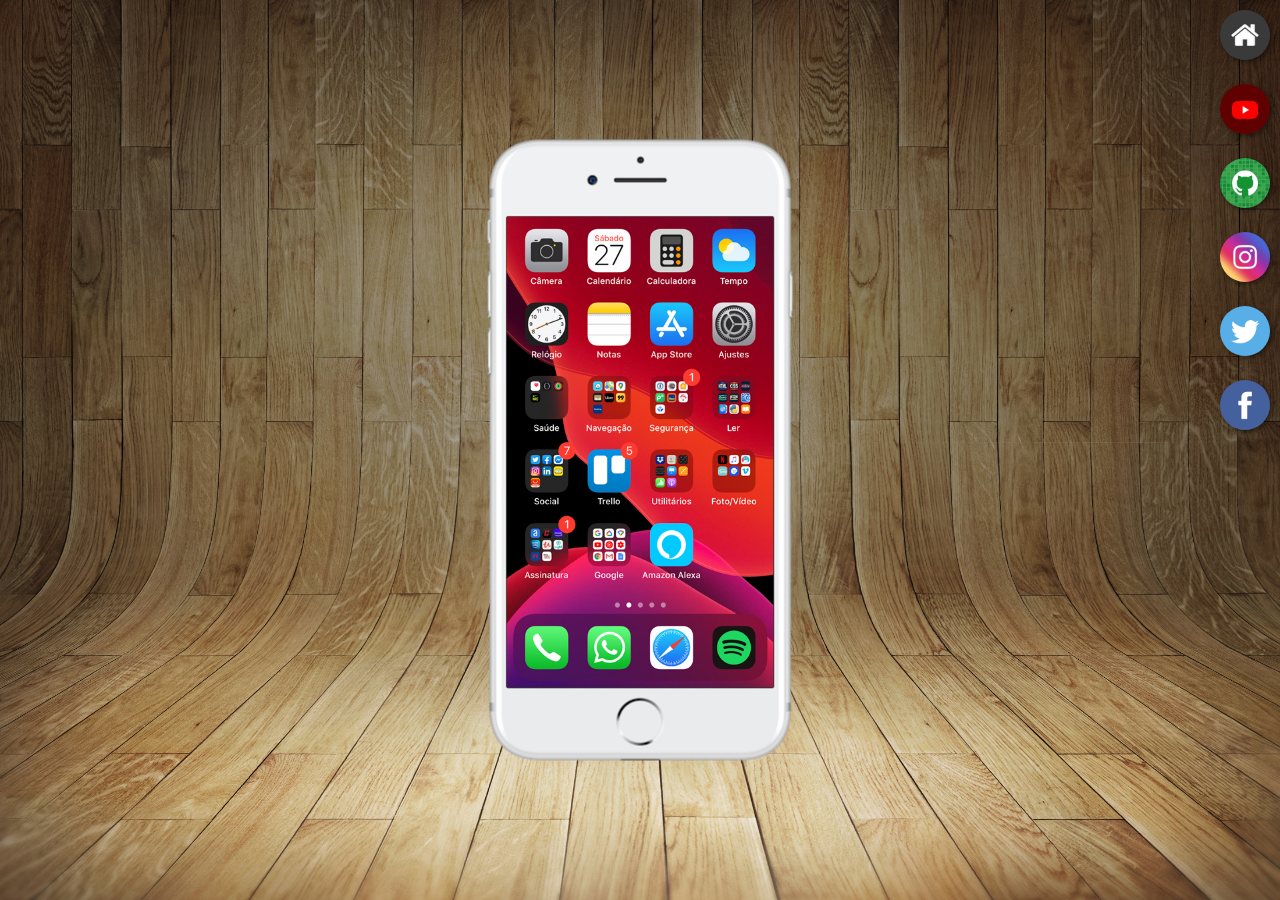
<file: index.html>
<!DOCTYPE html>
<html lang="pt-br">
<head>
    <meta charset="UTF-8">
    <meta http-equiv="X-UA-Compatible" content="IE=edge">
    <meta name="viewport" content="width=device-width, initial-scale=1.0">
    <link rel="shortcut icon" href="favicon/favicon.ico" type="image/x-icon">
    <link rel="stylesheet" href="styles/style.css">
    <title>Projeto Redes Sociais</title>
</head>
<body>
    <main>
        <section id="telefone">
            <iframe src="pages/home.html" name="tela" id="tela" frameborder="0">
                <p>Seu navegador não é compativel com isso!</p>
            </iframe>
        </section>
        <section id="redes-sociais">
            <a href="pages/home.html" target="tela"><img src="img/logo-home.jpg" alt="Home"></a> <br>
            <a href="pages/youtube.html" target="tela"><img src="img/logo-youtube.jpg" alt="Youtube"></a> <br>
            <a href="pages/github.html" target="tela"><img src="img/logo-github.jpg" alt="Github"></a> <br>
            <a href="pages/instagram.html" target="tela"><img src="img/logo-instagram.jpg" alt="Instagram"></a> <br>
            <a href="pages/twitter.html" target="tela"><img src="img/logo-twitter.jpg" alt="Twitter"></a> <br>
            <a href="pages/facebook.html" target="tela"><img src="img/logo-facebook.jpg" alt="logo-facebook"></a>
        </section>
    </main>
</body>
</html>
</file>
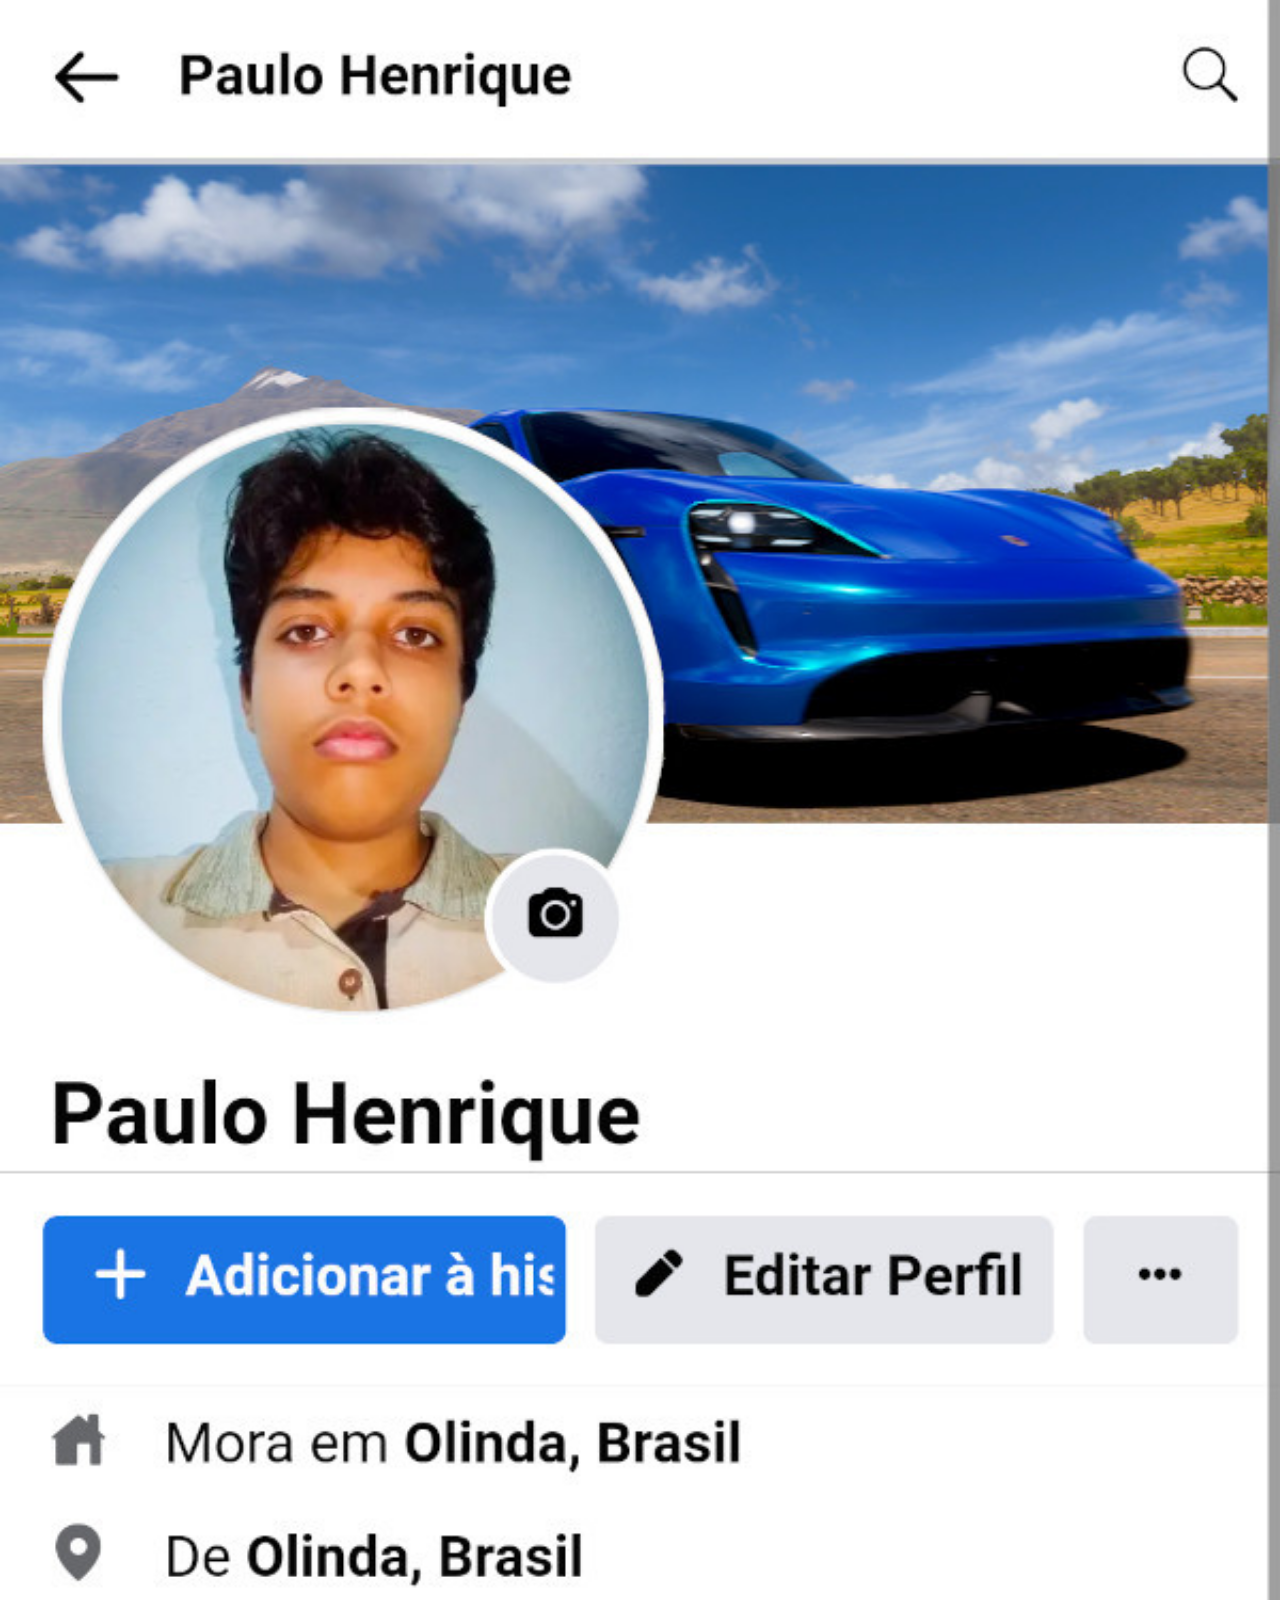
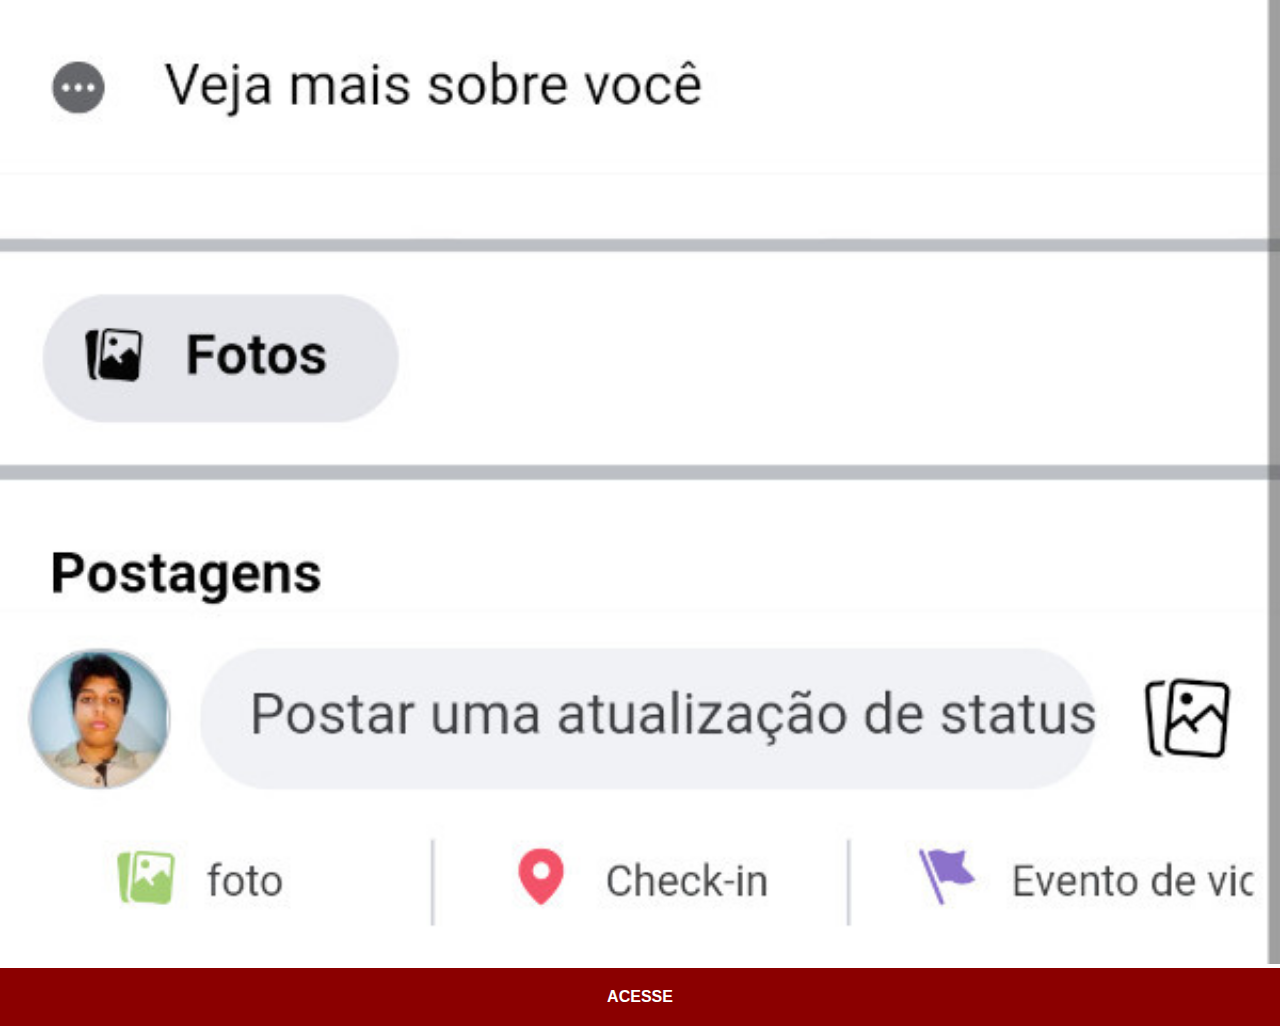
<file: pages/facebook.html>
<!DOCTYPE html>
<html lang="pt-br">
<head>
    <meta charset="UTF-8">
    <meta http-equiv="X-UA-Compatible" content="IE=edge">
    <meta name="viewport" content="width=device-width, initial-scale=1.0">
    <link rel="stylesheet" href="../styles/social.css">
    <title>Facebook</title>
</head>
<body>
    <img src="../img/facebook-tela.jpg" alt="Facebook">
    <a href="https://www.facebook.com/profile.php?id=100006596941991" target="_blank">ACESSE</a>
</body>
</html>
</file>
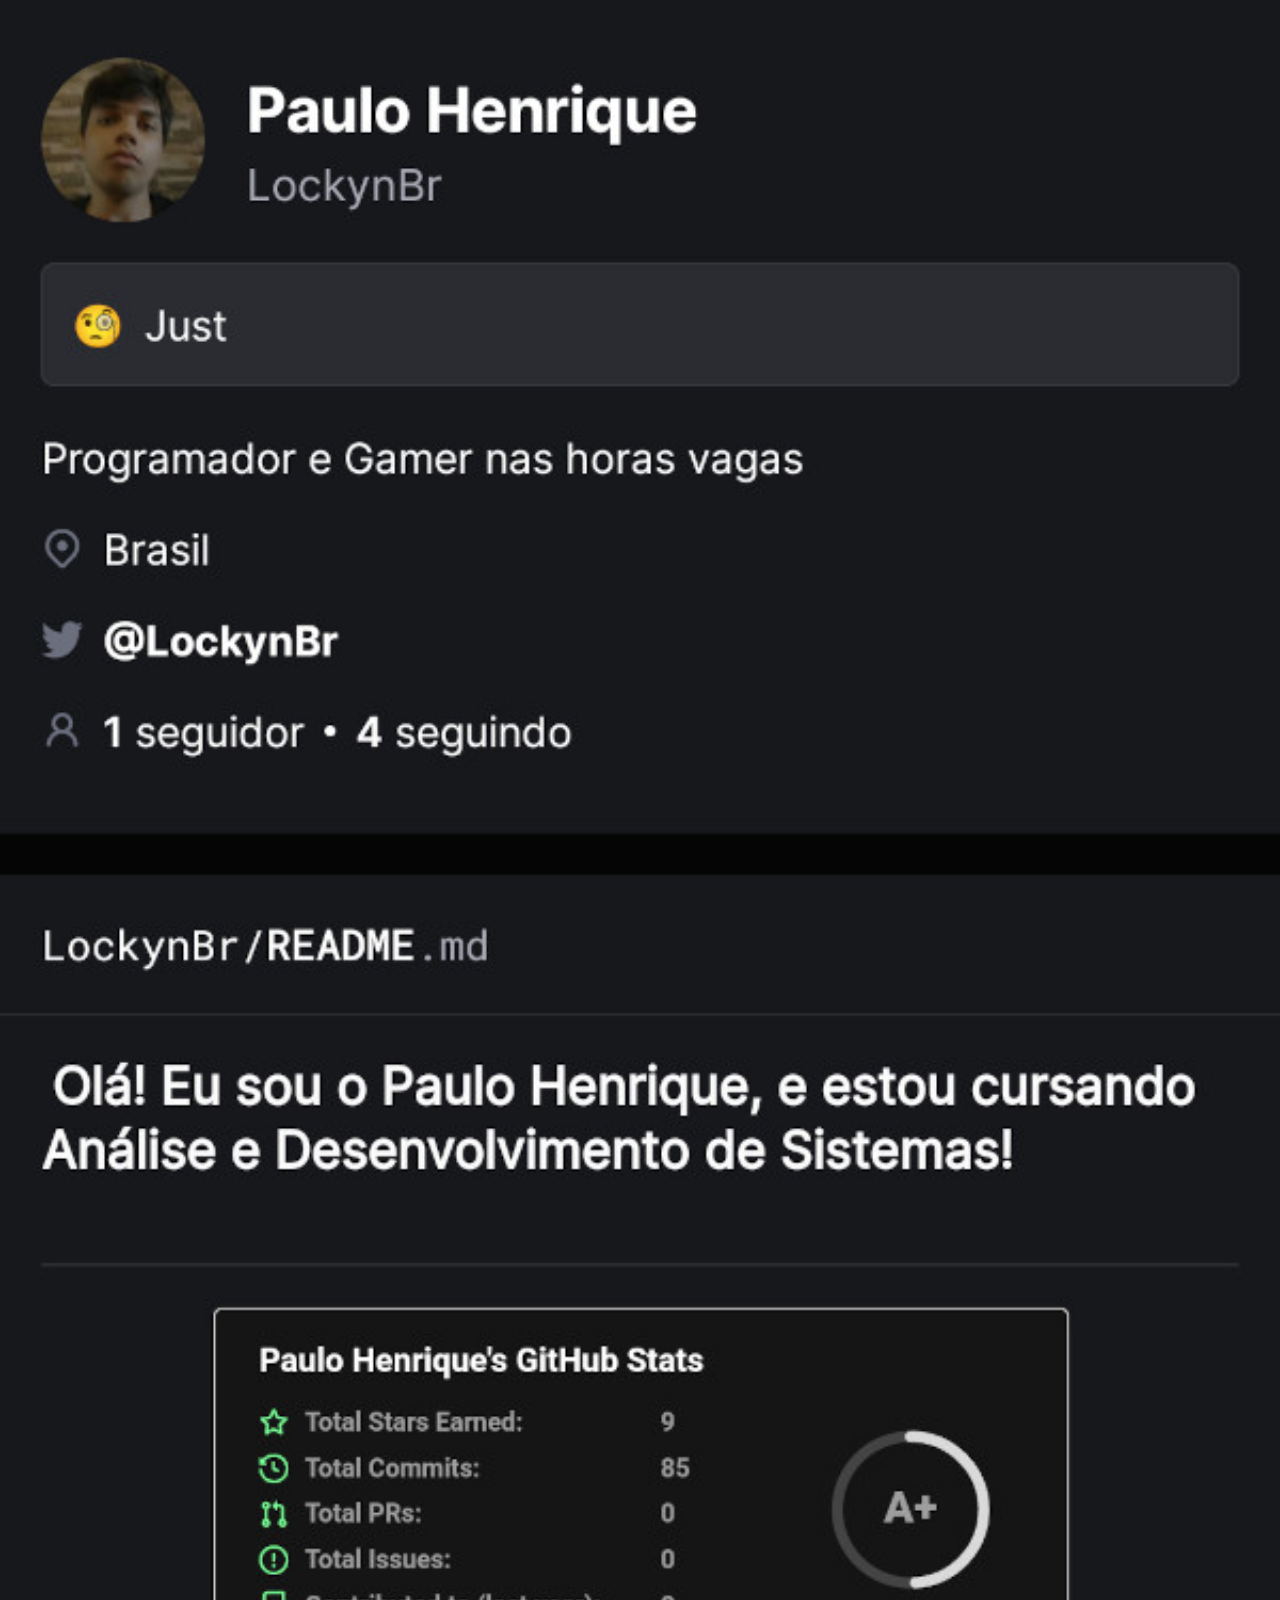
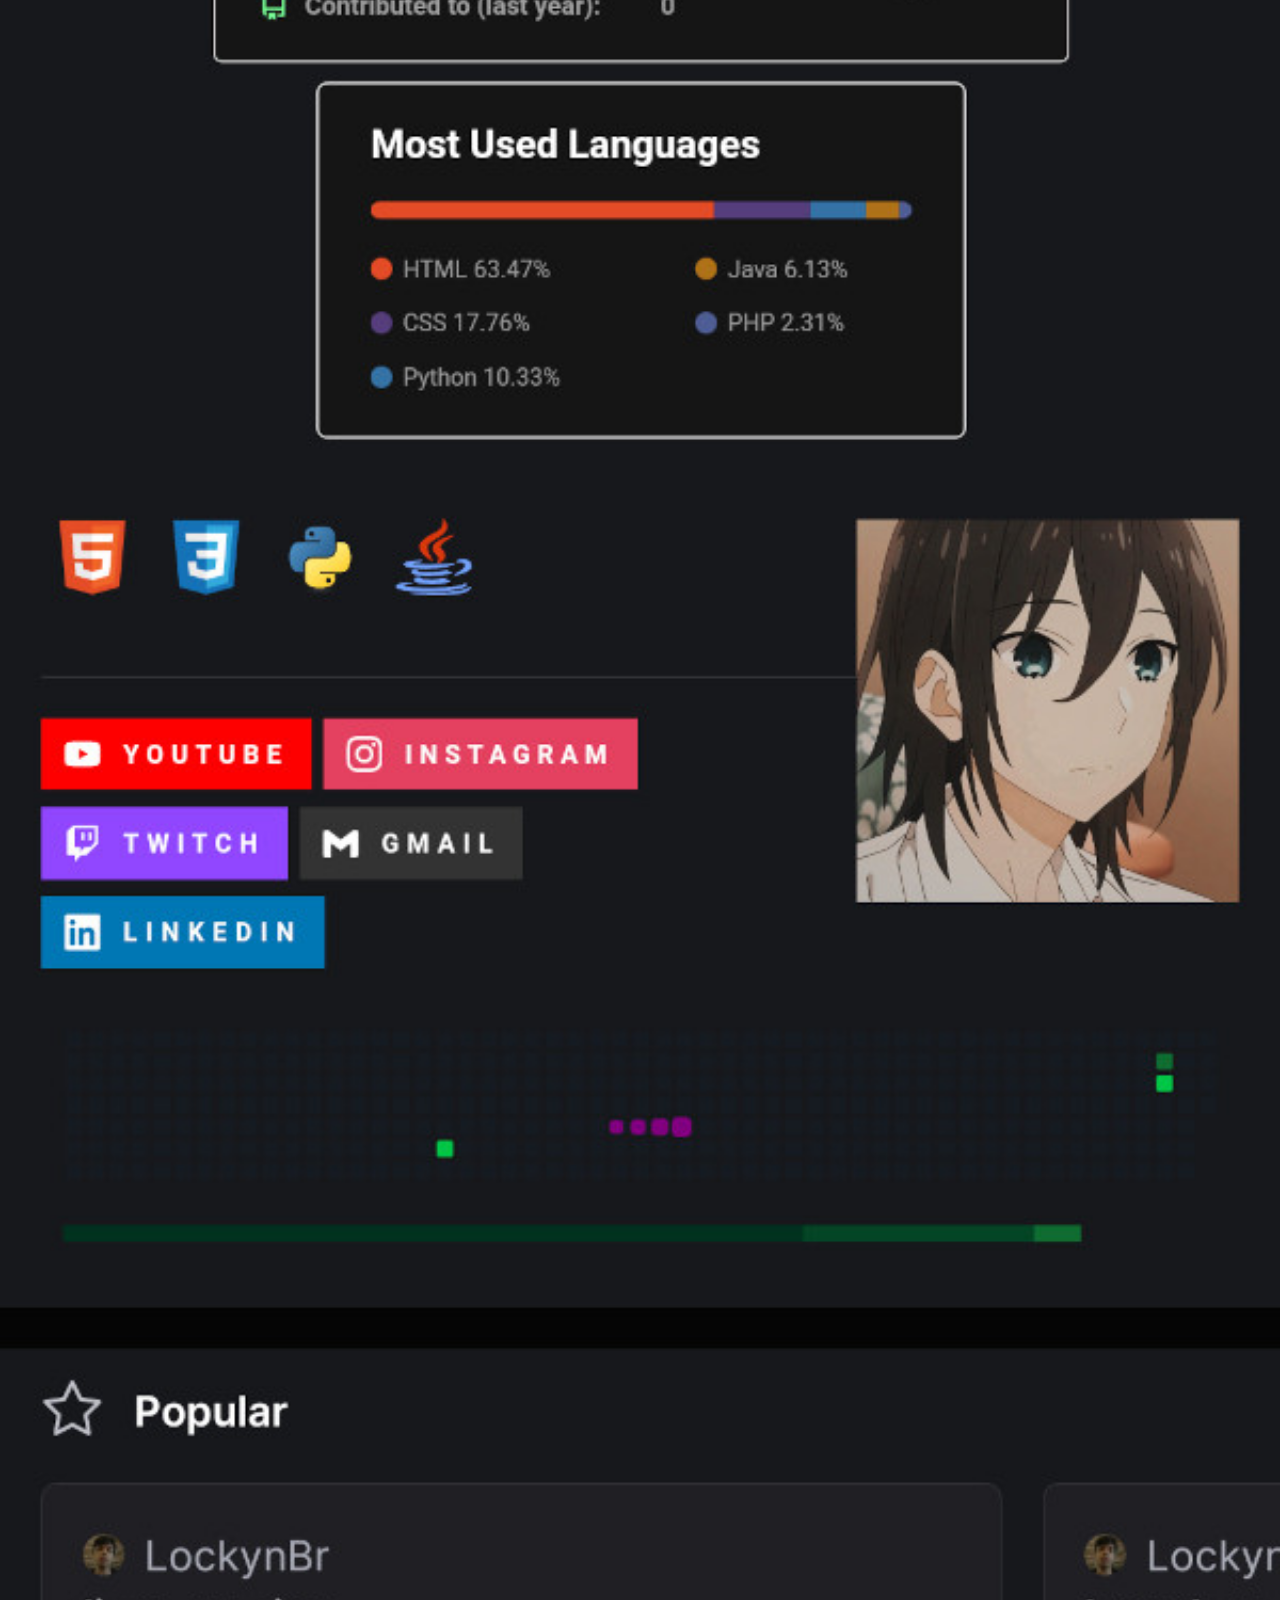
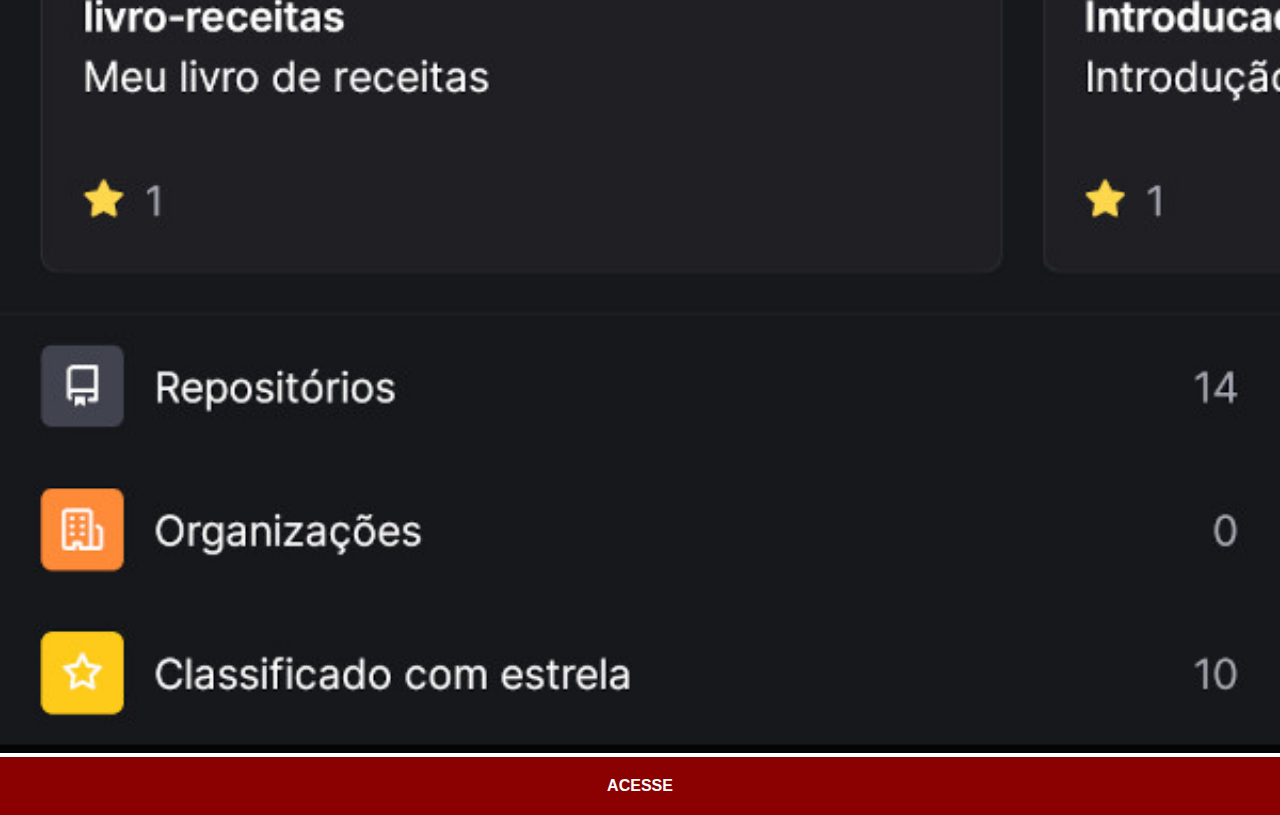
<file: pages/github.html>
<!DOCTYPE html>
<html lang="pt-br">
<head>
    <meta charset="UTF-8">
    <meta http-equiv="X-UA-Compatible" content="IE=edge">
    <meta name="viewport" content="width=device-width, initial-scale=1.0">
    <link rel="stylesheet" href="../styles/social.css">
    <title>GutHub</title>
</head>
<body>
    <img src="../img/github-tela.jpg" alt="GitHub">
    <a href="https://github.com/LockynBr" target="_blank">ACESSE</a>
</body>
</html>
</file>
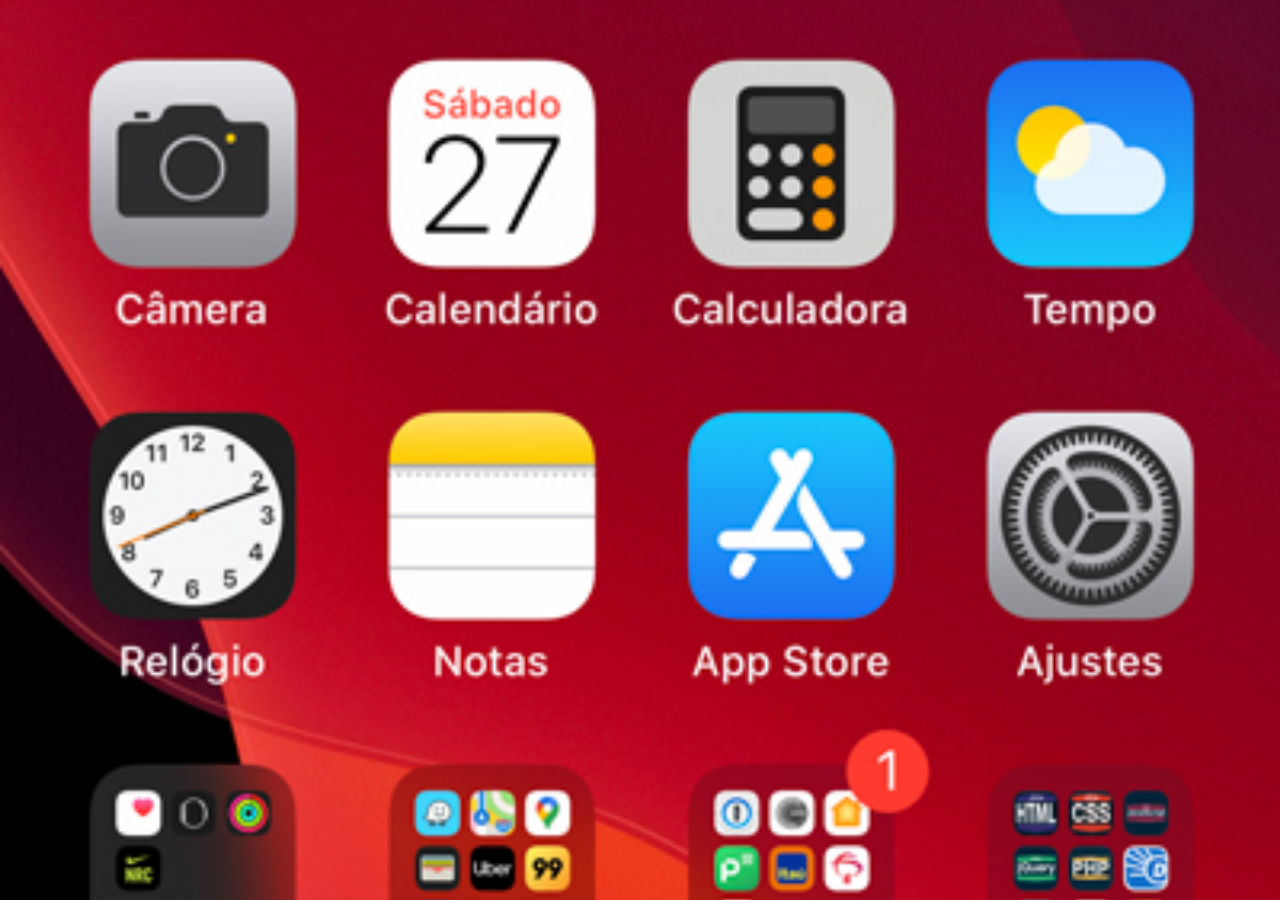
<file: pages/home.html>
<!DOCTYPE html>
<html lang="pt-br">
<head>
    <meta charset="UTF-8">
    <meta http-equiv="X-UA-Compatible" content="IE=edge">
    <meta name="viewport" content="width=device-width, initial-scale=1.0">
    <title>Home</title>
    <style>
        * {
            margin: 0px;
            padding: 0px;
        }

        body {
            width: 100vw;
            height: 100vh;
            background: black url(../img/tela-home.jpg) no-repeat top center;
            background-size: cover;
        }
    </style>
</head>
<body>
    
</body>
</html>
</file>
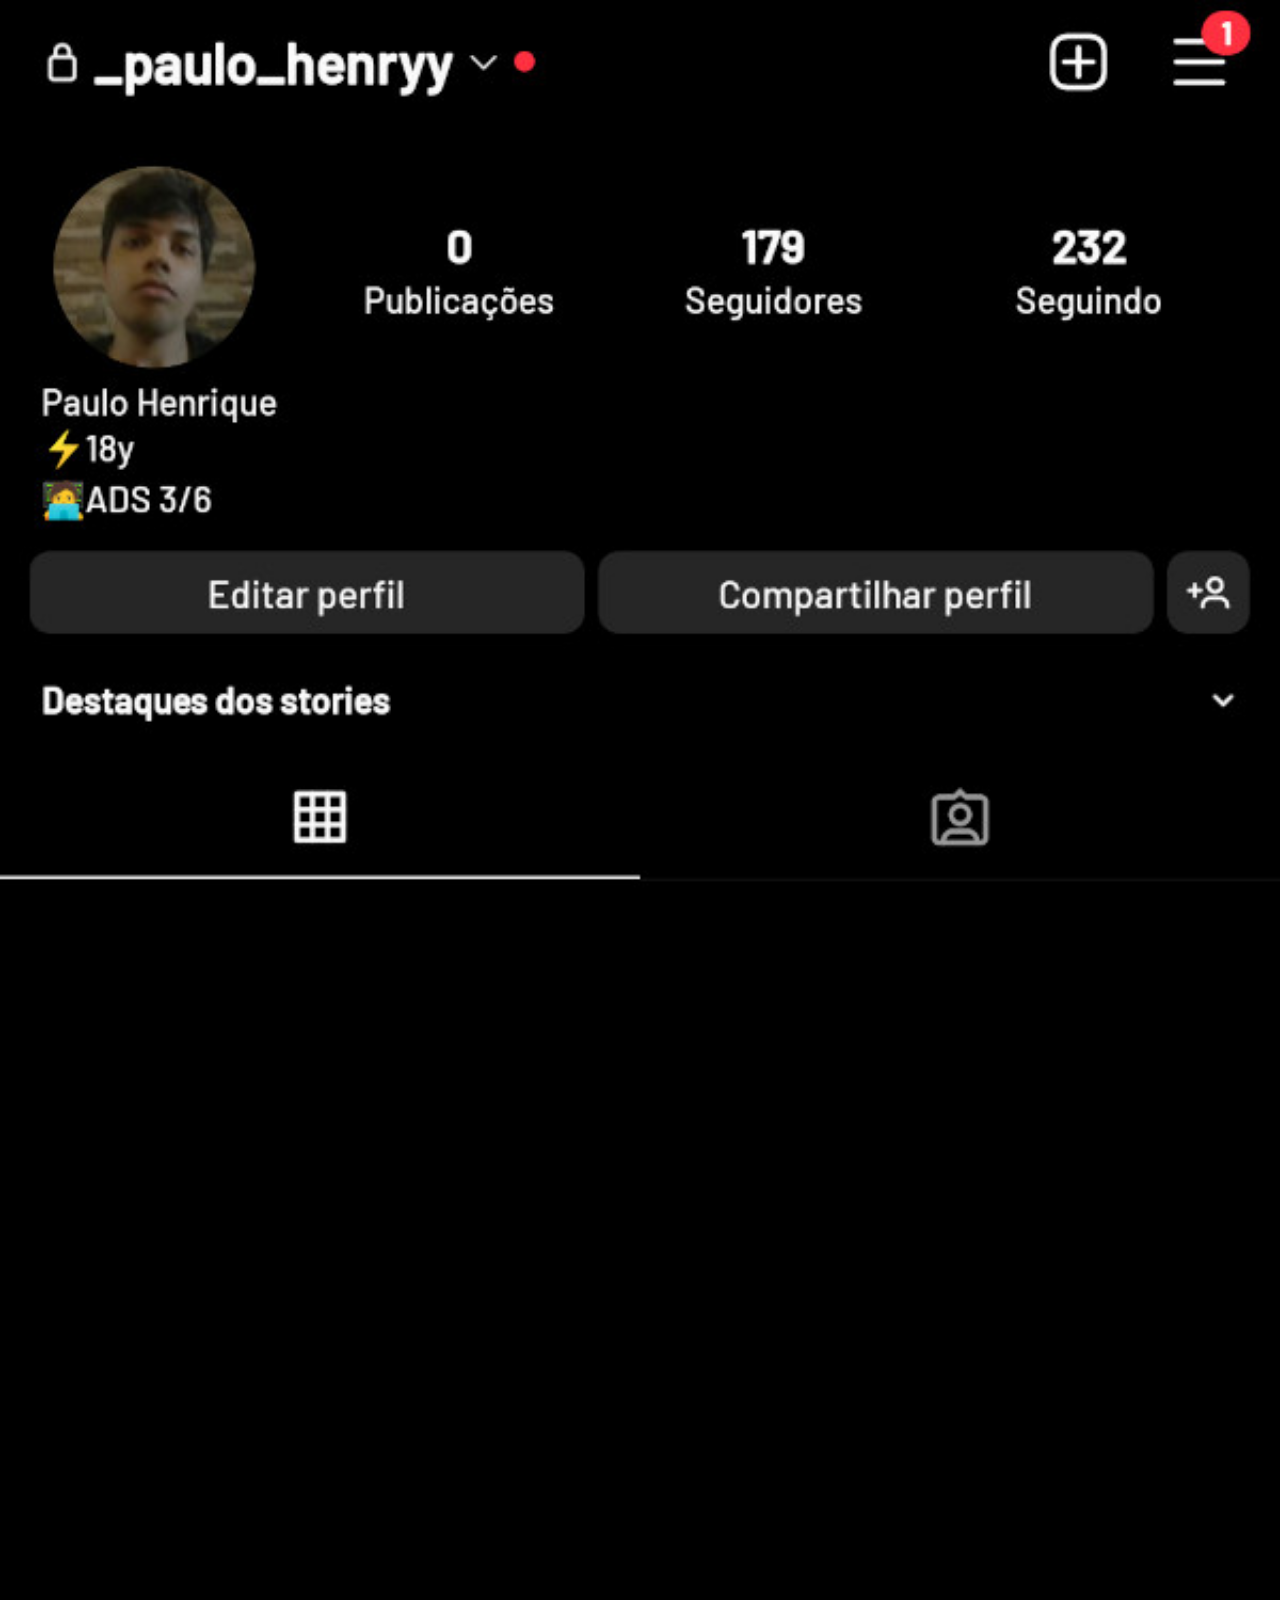
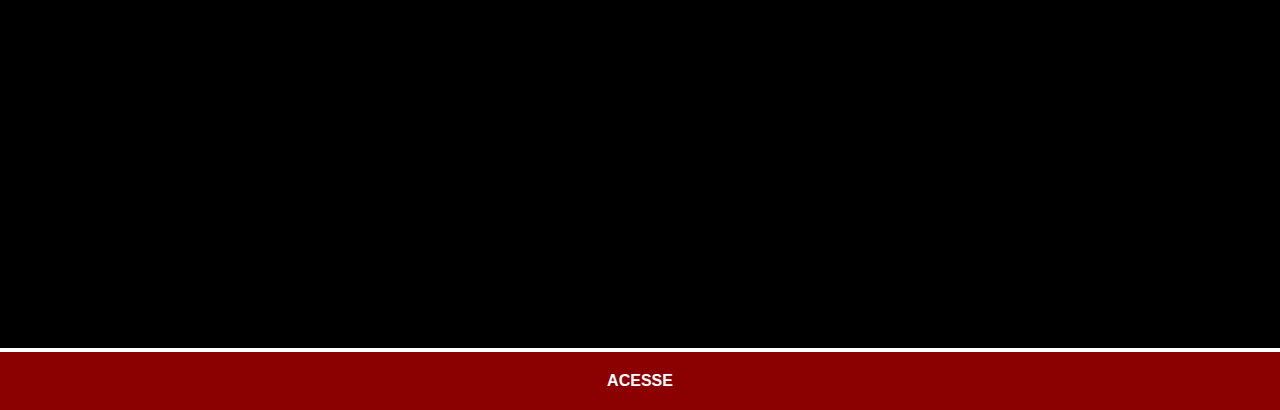
<file: pages/instagram.html>
<!DOCTYPE html>
<html lang="pt-br">
<head>
    <meta charset="UTF-8">
    <meta http-equiv="X-UA-Compatible" content="IE=edge">
    <meta name="viewport" content="width=device-width, initial-scale=1.0">
    <link rel="stylesheet" href="../styles/social.css">
    <title>Instagram</title>
</head>
<body>
    <img src="../img/instagram-tela.jpg" alt="Instagram">
    <a href="https://www.instagram.com/_paulo_henryy/" target="_blank">ACESSE</a>
</body>
</html>
</file>
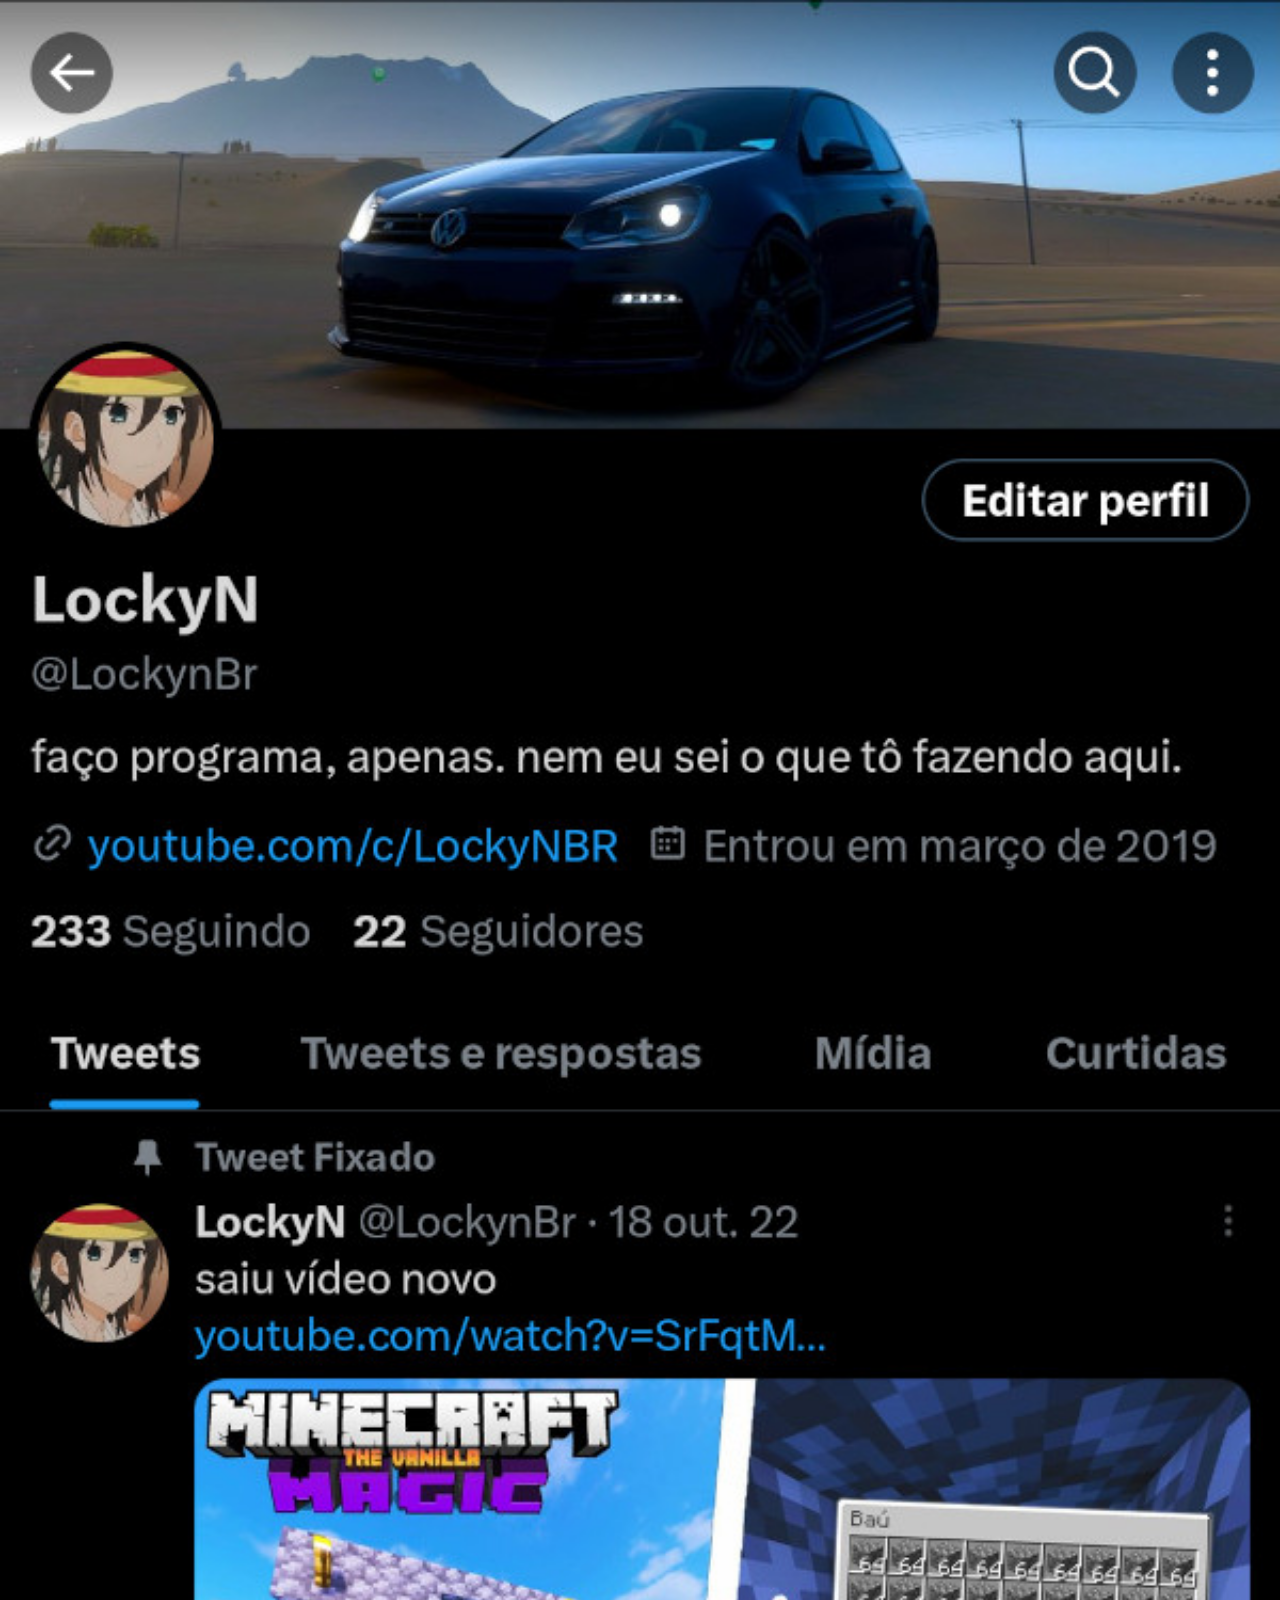
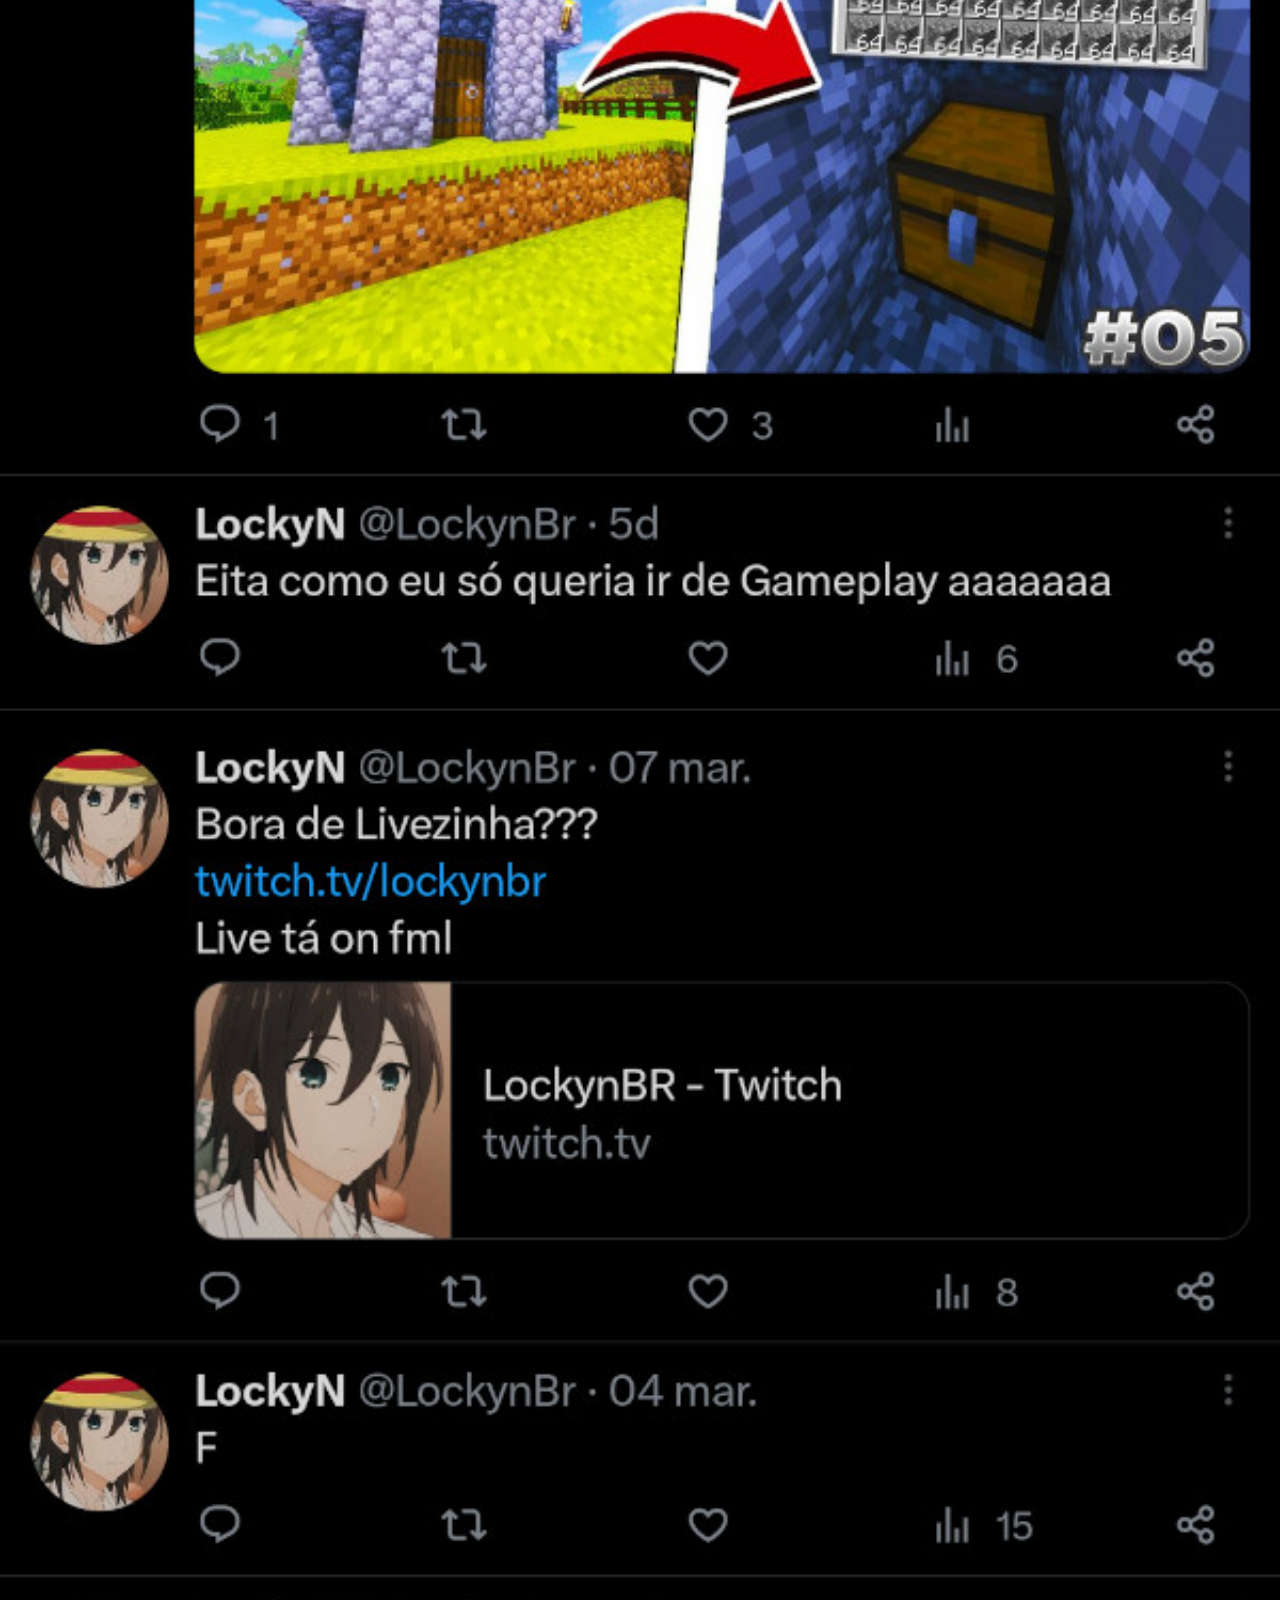
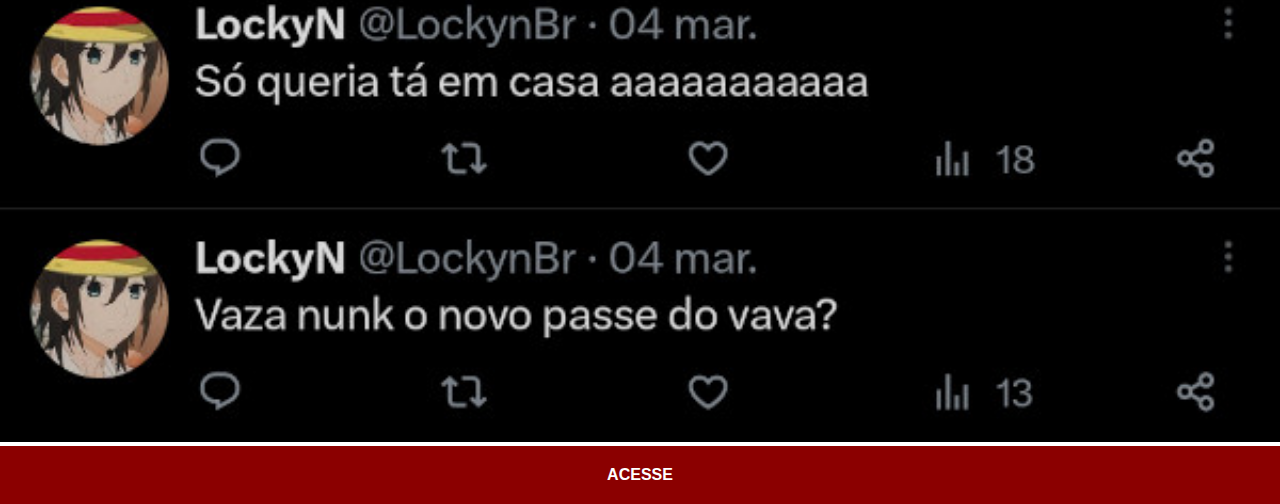
<file: pages/twitter.html>
<!DOCTYPE html>
<html lang="pt-br">
<head>
    <meta charset="UTF-8">
    <meta http-equiv="X-UA-Compatible" content="IE=edge">
    <meta name="viewport" content="width=device-width, initial-scale=1.0">
    <link rel="stylesheet" href="../styles/social.css">
    <title>Twitter</title>
</head>
<body>
    <img src="../img/twitter-tela.jpg" alt="Twitter">
    <a href="https://twitter.com/LockynBr" target="_blank">ACESSE</a>
</body>
</html>
</file>
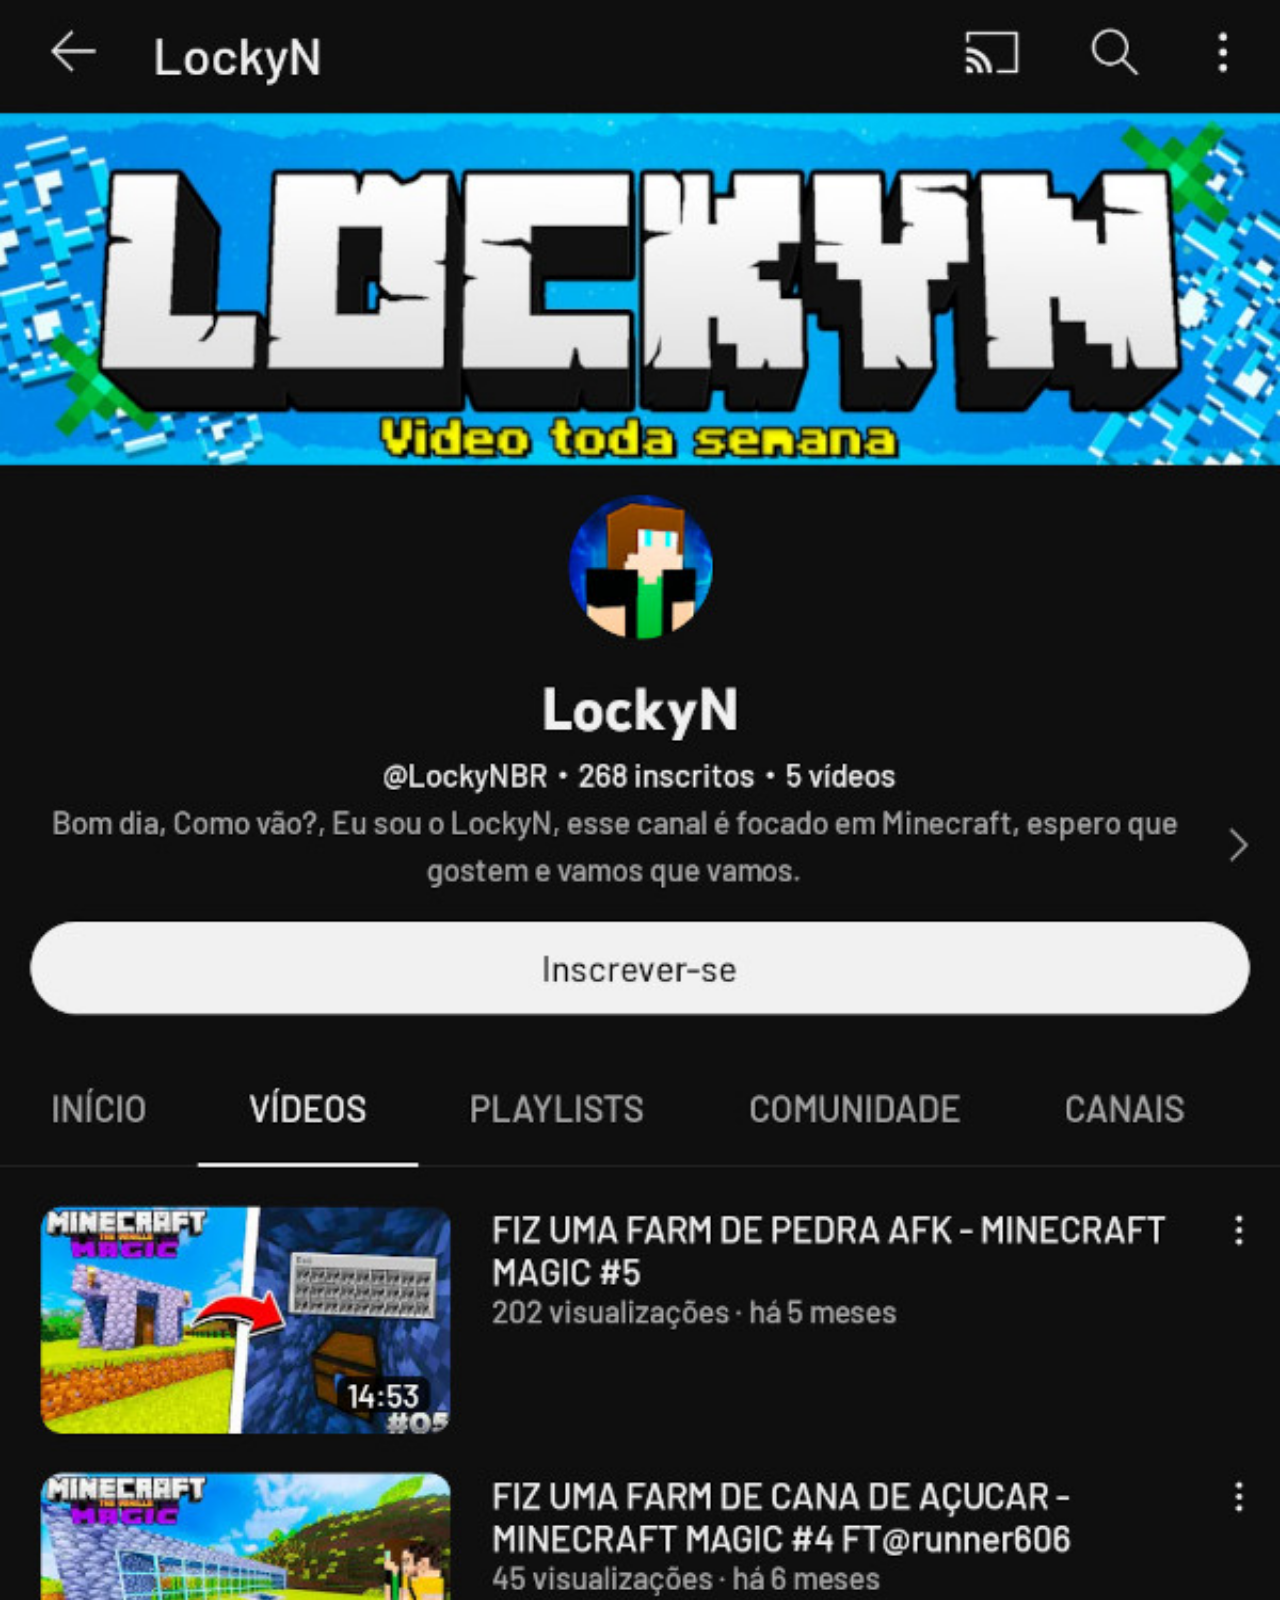
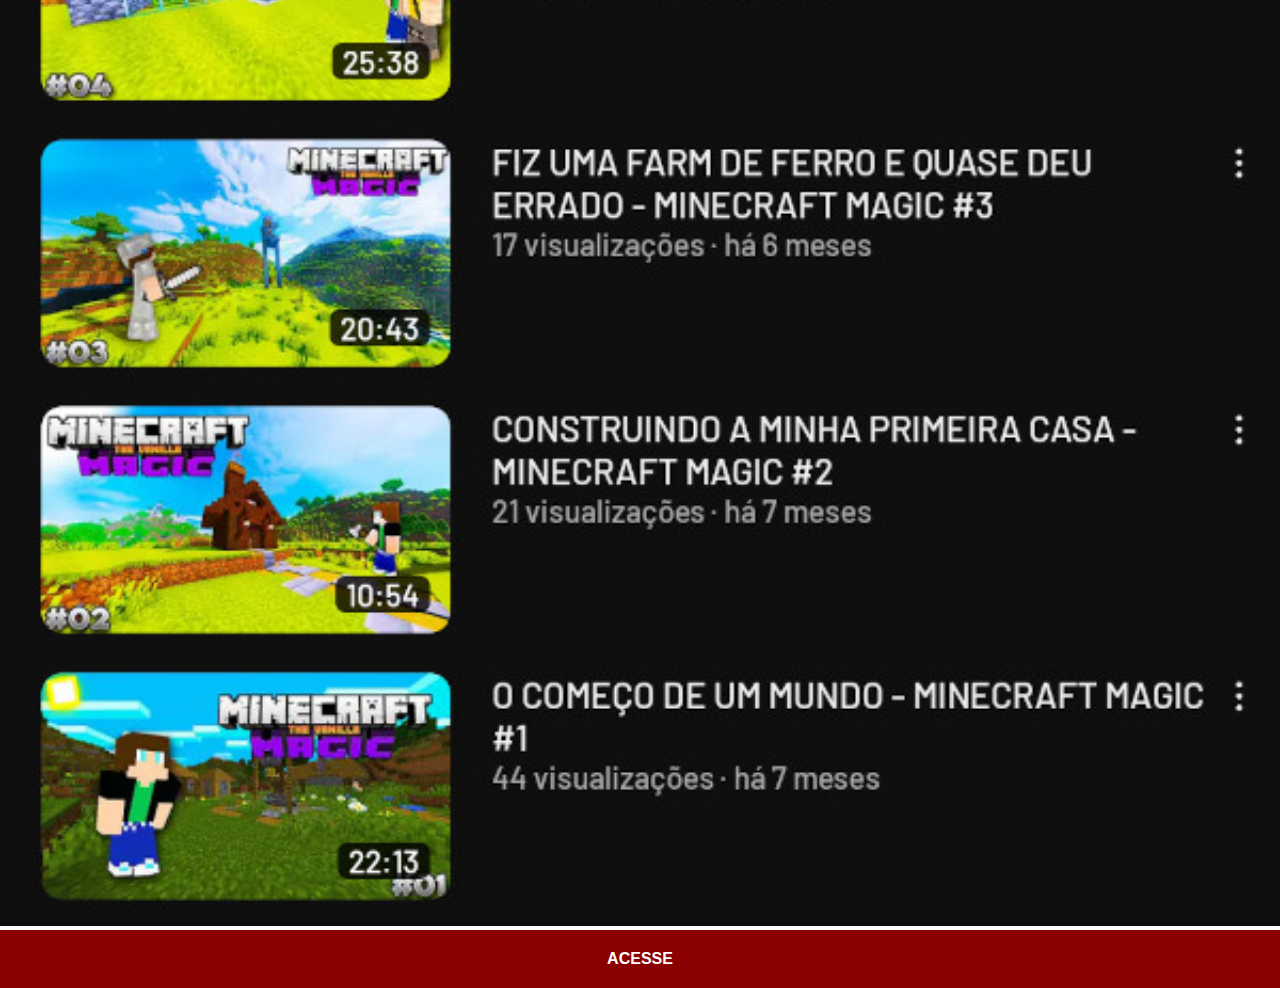
<file: pages/youtube.html>
<!DOCTYPE html>
<html lang="pt-br">
<head>
    <meta charset="UTF-8">
    <meta http-equiv="X-UA-Compatible" content="IE=edge">
    <meta name="viewport" content="width=device-width, initial-scale=1.0">
    <link rel="stylesheet" href="../styles/social.css">
    <title>Youtube</title>
</head>
<body>
    <img src="../img/youtube-tela.jpg" alt="Youtube">
    <a href="https://www.youtube.com/@LockyNBR/videos" target="_blank">ACESSE</a>
</body>
</html>
</file>
<file: styles/style.css>
@charset "UTF-8";

* {
    margin: 0px;
    padding: 0px;
    font-family: Arial, Helvetica, sans-serif;
}

html, body {
    width: 100vw;
    height: 100vh;
    background-color: #000;
}

body {
    background: url(../img/fundo-madeira.jpg) no-repeat top center;
    background-size: cover;
    background-attachment: fixed;
}

main {
    height: 100vh;
    position: relative;
}

section#telefone {
    position: absolute;
    top: 50%;
    left: 50%;
    transform: translate(-50%, -50%);
    width: 311px;
    height: 627px;
    background: url(../img/frame-iphone.png) no-repeat;
}

iframe#tela {
    position: relative;
    top: 80px;
    left: 22px;
    width: 267px;
    height: 471px;
}

section#redes-sociais {
    text-align: right;
}

section#redes-sociais img{
    width: 50px;
    margin: 10px;
    border-radius: 50%;
    box-shadow: 2px 2px 5px rgba(0, 0, 0, 0.464);
    box-sizing: border-box;
}

section#redes-sociais img:hover{
    border: 2px solid rgba(206, 206, 206, 0.607);
    transform: translate(-2px, -2px);
    box-shadow: 4px 4px 8px rgba(0, 0, 0, 0.618);
    transition: transform .2s, border .3s;
}
</file>
<file: styles/social.css>
@charset "UTF-8";

* {
    margin: 0px;
    padding: 0px;
    font-family: Arial, Helvetica, sans-serif;
}

::-webkit-scrollbar {
    width: 0px;
    height: 0px;
}

img {
    width: 100vw;
}

a {
    display: block;
    background-color: darkred;
    padding: 20px;
    text-align: center;
    font-weight: bolder;
    text-decoration: none;
    color: white;
}

a:hover {
    background-color: red;
}
</file>
